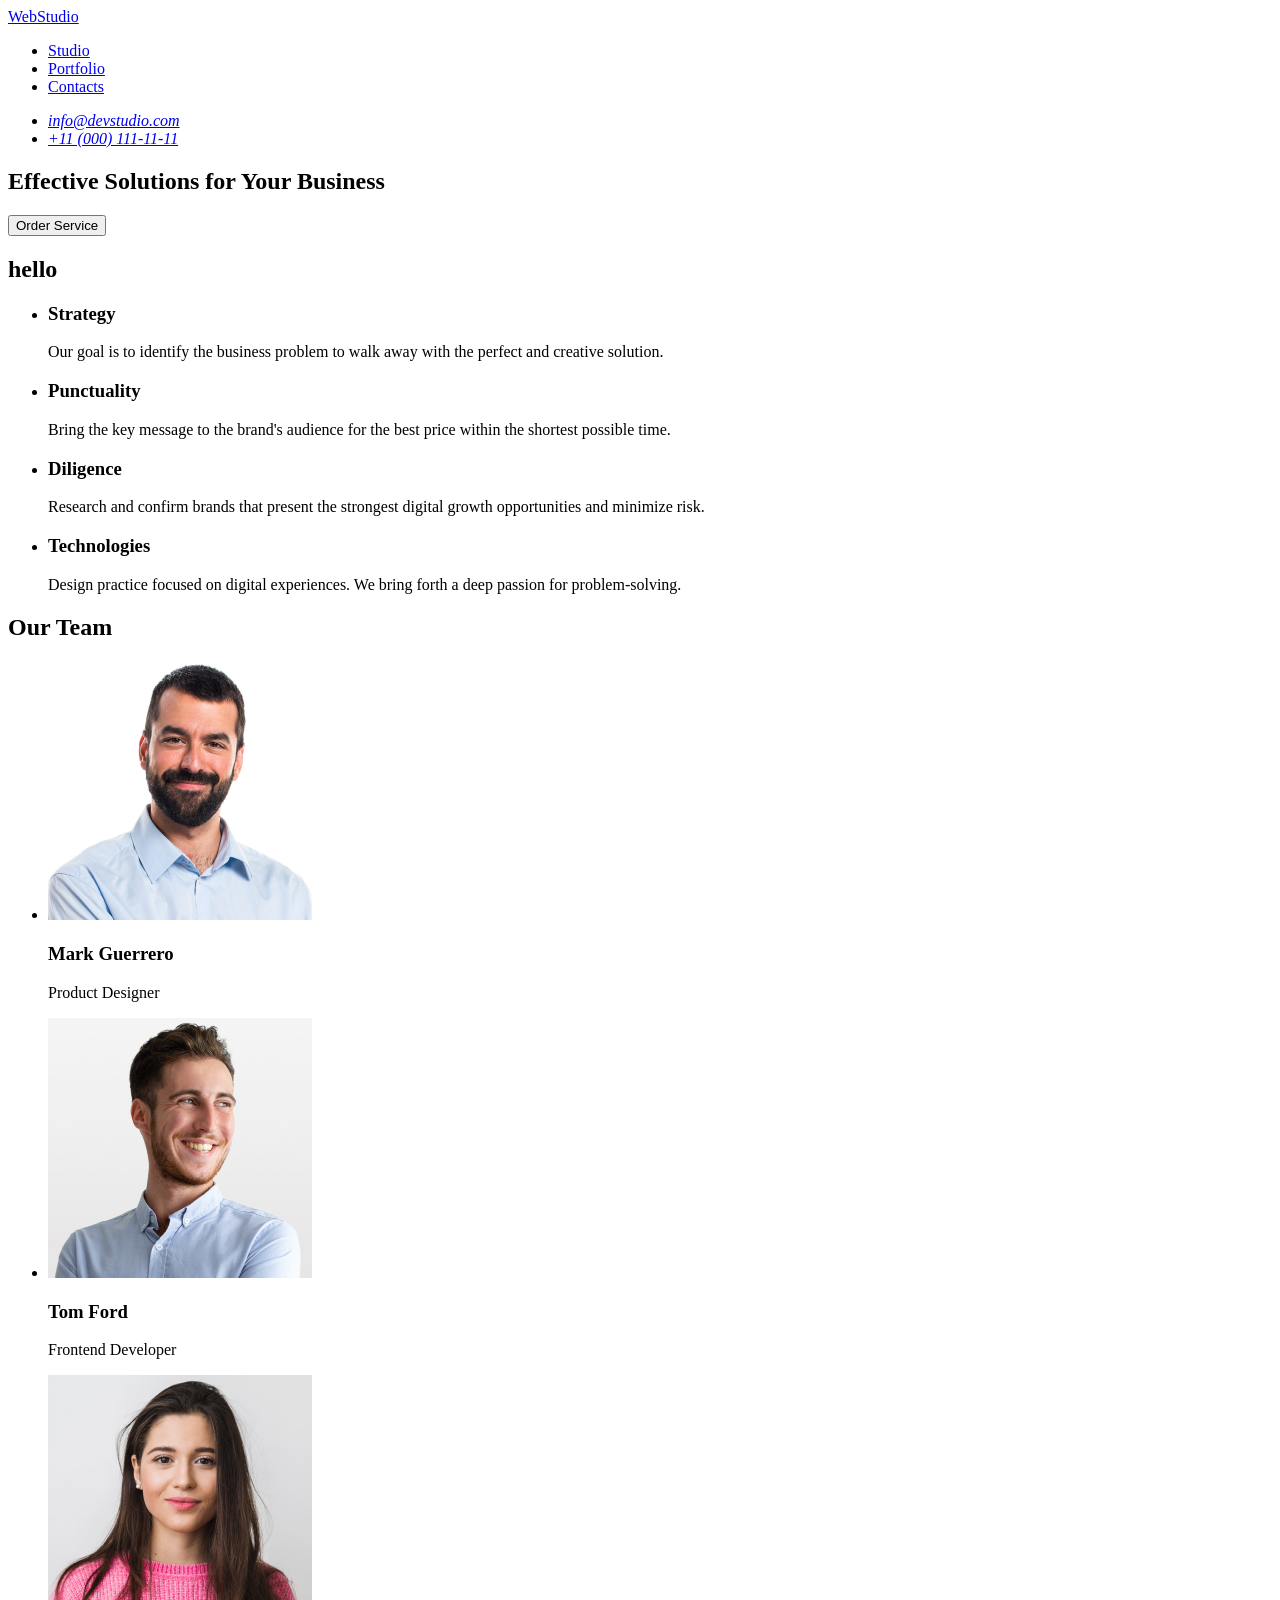
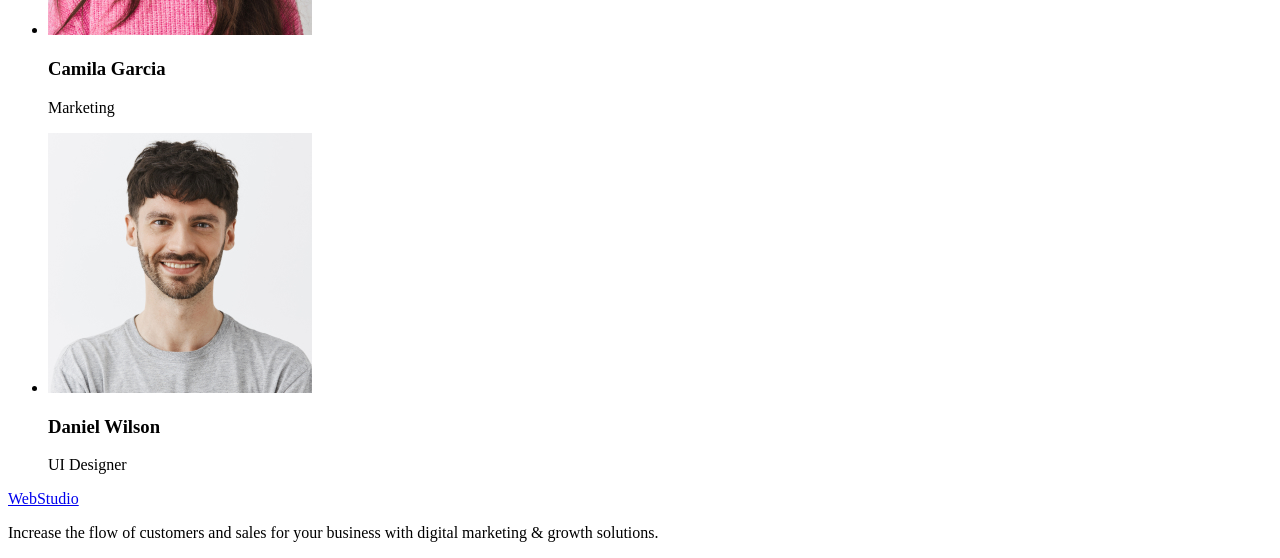
<file: index.html>
<!DOCTYPE html>
<html lang="en">
<head>
    <meta charset="UTF-8">
    <meta name="viewport" content="width=device-width, initial-scale=1.0">
    <title>WebStudio</title>
</head>
<body>
    <header>
        
        <nav>
            <a href="./index.html">WebStudio</a>
            <ul>
                <li><a href="./studio.html" target="_blank">Studio</a></li>
                <li><a href="./portfolio.html" target="_blank">Portfolio</a></li>
                <li><a href="./contacts.html" target="_blank">Contacts</a></li>
            </ul>
        </nav>
        <address>
            <ul>
                <li><a href="mailto:info@devstudio.com">info@devstudio.com</a></li>
                <li><a href="tel:+110001111111">+11 (000) 111-11-11</a></li>
            </ul>
        </address>
    </header>
    <main>
        <section>
            <h1> Effective Solutions for Your Business</h1>
            <button type="button">Order Service</button>
        </section>
        <section>
            <h2>hello</h2>
            <ul>
                <li>
                    <h3>Strategy</h3>
                    <p>Our goal is to identify the business problem to walk away with the perfect and creative solution.</p>
                </li>
                <li>
                    <h3>Punctuality</h3>
                    <p>Bring the key message to the brand's audience for the best price within the shortest possible time.</p>
                </li>
                <li>
                    <h3>Diligence</h3>
                    <p>Research and confirm brands that present the strongest digital growth opportunities and minimize risk.</p>
                </li>
                <li>
                    <h3>Technologies</h3>
                    <p>Design practice focused on digital experiences. We bring forth a deep passion for problem-solving.</p>
                </li>
            </ul>
        </section>
        <section>
            <h2>Our Team</h2>
            <ul>
                <li>
                    <img src="./images/img.jpg" alt="Mark Guerrero" width="264">
                    <h3>Mark Guerrero</h3>
                    <p>Product Designer</p>
                </li>
                <li>
                    <img src="./images/img1.jpg" alt="Tom Ford" width="264">
                    <h3>Tom Ford</h3>
                    <p>Frontend Developer</p>
                </li>
                <li>
                    <img src="./images/img2.jpg" alt="Camila Garcia" width="264">
                    <h3>Camila Garcia</h3>
                    <p>Marketing</p>
                </li>
                <li>
                    <img src="./images/img3.jpg" alt="Daniel Wilson" width="264">
                    <h3>Daniel Wilson</h3>
                    <p>UI Designer</p>
                </li>
                
            </ul>
        </section>
    </main>
    <footer>
            <a href="./index.html">WebStudio</a>
            <p>Increase the flow of customers and sales for your business with digital marketing & growth solutions.</p>
    </footer>
</body>
</html>
</file>
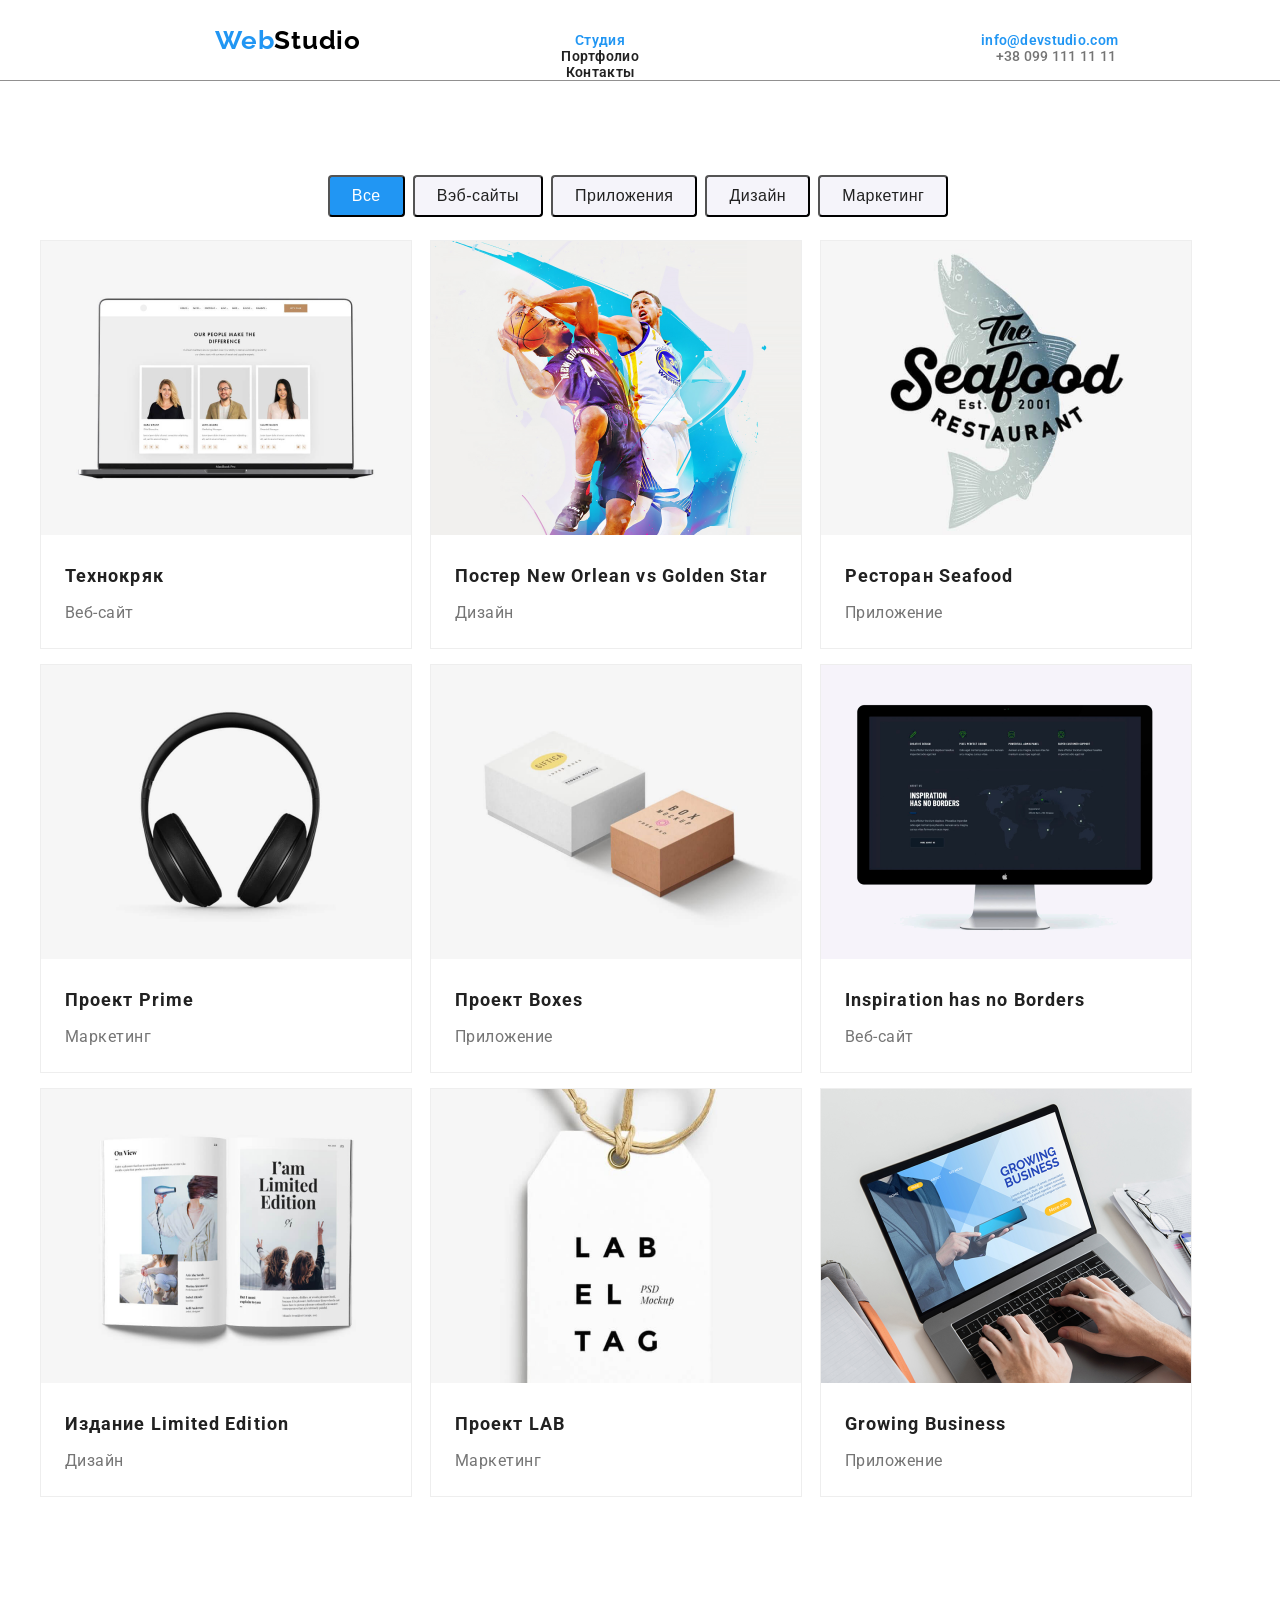
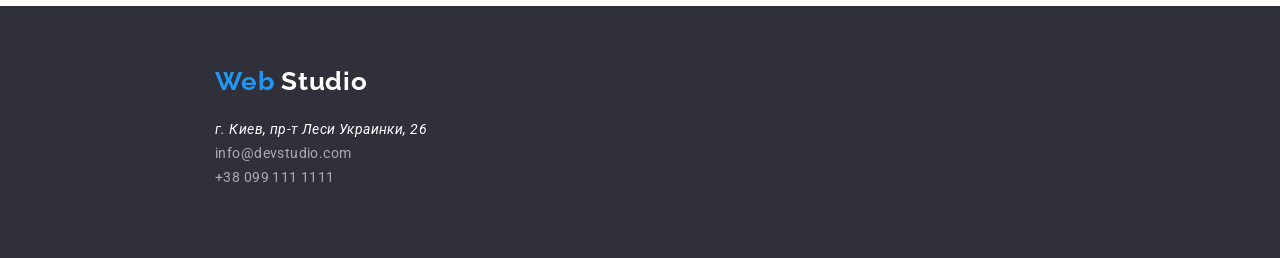
<file: portfolio.html>
<!DOCTYPE html>
<html lang="en">
<head>
    <meta charset="UTF-8">
    <meta http-equiv="X-UA-Compatible" content="IE=edge">
    <meta name="viewport" content="width=device-width, initial-scale=1.0">
    <link rel="stylesheet" href="./css/portfolio.css">
    <link rel="preconnect" href="https://fonts.googleapis.com">
    <link rel="preconnect" href="https://fonts.gstatic.com" crossorigin>
    <link href="https://fonts.googleapis.com/css2?family=Raleway:wght@700&family=Roboto:wght@400;500&display=swap"
        rel="stylesheet">
    <title>Portfolio</title>
</head>
<body>
    <div class="container">
<header class="header">
    <div class="logo">
        <a href="./index.html" class="logo-link list"> <span class="colour-web">Web</span>Studio</a>
    </div>
    <section class="top-menu">
        <ul class="navigation list link">
            <li>
                <a class="style-nav link" href="#studio"> <span class="color-studio">Студия</span> </a>
            </li>
            <li>
                <a class="style-nav link" href="portfolio.html"> Портфолио </a>
            </li>
            <li>
                <a class="style-nav link" href="#contacts"> Контакты </a>
            </li>
        </ul>
    </section>

    <section class="mail-tel">
        <ul class="contacts-nav list link">
            <li>
                <a href="mailto:info@devstudio.com"> <span class="text-mail">info@devstudio.com</span> </a>
            </li>

            <li>
                <a href="tel:+380991111111"> <span class="text-tel">+38 099 111 11 11</span> </a>
            </li>
        </ul>
    </section>
</header>

<main>
<div class="main-container">
    <ul class="menu-container list">
        <li><a href="#Все"><button type="button" class="button-all"> Все </button></a></li>
        <li><a href="#Вэб-сайты"><button type="button" class="button">Вэб-сайты</button></a></li>
        <li><a href="#Приложения"><button type="button" class="button">Приложения</button></a></li>
        <li><a href="#Дизайн"><button type="button" class="button">Дизайн</button></a></li>
        <li><a href="#Маркетинг"><button type="button" class="button">Маркетинг</button></a></li>
    </ul>
<div class="img-box">
    <ul class="img-list list ">
        <li>
            <img src="./images/Portfolio/image_computers.png" alt="computers" width="370px" height="294px">
            <h2 class="h2">Технокряк</h2>
            <p class="p">Веб-сайт</p>
        </li>
        <li>
            <img src="./images/Portfolio/image_basket.png" alt="basketball" width="370px" height="294px">
            <h2 class="h2">Постер New Orlean vs Golden Star</h2>
            <p class="p">Дизайн</p>
        </li>
        <li>
            <img src="./images/Portfolio/image_seafood.png" alt="seafood" width="370px" height="294px">
            <h2 class="h2">Ресторан Seafood</h2>
            <p class="p">Приложение</p>
        </li>
        <li>
            <img src="./images/Portfolio/image_wirrels.png" alt="Wirrelss" width="370px" height="294px">
            <h2 class="h2">Проект Prime</h2>
            <p class="p">Маркетинг</p>
        </li>
        <li>
            <img src="./images/Portfolio/image_box.png" alt="boxes" width="370px" height="294px">
            <h2 class="h2">Проект Boxes</h2>
            <p class="p">Приложение</p>
        </li>
        <li>
            <img src="./images/Portfolio/image_pc.png" alt="inspiration" width="370px" height="294px">
            <h2 class="h2">Inspiration has no Borders</h2>
            <p class="p">Веб-сайт</p>
        </li>
        <li>
            <img src="./images/Portfolio/image_book.png" alt="books" width="370px" height="294px">
            <h2 class="h2">Издание Limited Edition</h2>
            <p class="p">Дизайн</p>
        </li>
        <li>
            <img src="./images/Portfolio/image_labeltag.png" alt="lab el tag" width="370px" height="294px">
            <h2 class="h2">Проект LAB</h2>
            <p class="p">Маркетинг</p>
        </li>
        <li>
            <img src="./images/Portfolio/image_laptop.png" alt="laptop" width="370px" height="294px">
            <h2 class="h2">Growing Business</h2>
            <p class="p">Приложение</p>
        </li>

    </ul>
    </div> 

</div>
</main>
<!--Footer-->
<footer>
    <section class="logo-footer">
        <a href="index.html" class="logo-link"> <span class="colour-web">Web</span> <span
                class="studio-footer">Studio</span></a>
    </section>

    <section class="footer-nav">
        <address>
            <a href="https://goo.gl/maps/cu6gR2nip6gFsMt37"> <span class="address">г. Киев, пр-т Леси Украинки,
                    26</span></a>
        </address>

        <ul class="list link">
            <li>
                <a class="mail-footer" href="mailto:info@devstudio.com">info@devstudio.com</a>
            </li>
            <li>
                <a class="tel-footer" href="tel:+380991111111">+38 099 111 1111</a>
            </li>
        </ul>
    </section>
</footer>

</body>
</div>
</html>
</file>
<file: css/portfolio.css>
* {
    text-decoration: none;
    margin: 0;
    padding: 0;
}

/* USE FOR ALL CLASSES */
.list {
    list-style: none;
}

.link {
    text-decoration: none;
}

/* BODY */
body {
    margin: 0 auto;
    font-family: 'Roboto', sans-serif;
    font-style: normal;
    font-size: 14px;
}

/* Шапка сайту */
.header {
    border-bottom: 0.1px solid #919090;
    display: flex;
    height: 80px;
    background-color: #FFFFFF;
}

.logo {
    margin: 25px 95px 25px 215px;
}

.logo-link {
    font-family: 'Raleway', sans-serif;
    font-weight: 700;
    font-size: 26px;
    letter-spacing: 0.03em;
    color: black;
}

.colour-web {
    color: #2196F3;
}

.top-menu {
    margin: 32px 331px 32px 94px;
}

.navigation li {
    display: inline;
    text-align: center;
}

.navigation a {
    font-weight: 600;
    font-size: 14px;
    line-height: 16px;
    letter-spacing: 0.02em;
    color: #212121;
    display: inline-block;
    width: 100px;
}

.navigation a:hover {
    border-radius: 6px 5px;
    background-color: #c9cab3;
}

.style-nav {
    font-weight: 600;
    font-size: 14px;
    line-height: 16px;
    letter-spacing: 0.02em;
    color: #212121;
}

.color-studio {
    color: #2196F3;
}

.mail-tel {
    margin: 32px 215px 32px 0;
}

.contacts-nav li {
    display: inline;
    text-align: center;
}

.contacts-nav a {
    display: inline-block;
    width: 150px;
}

.text-mail {
    padding-right: 50px;
    font-weight: 600;
    font-size: 14px;
    line-height: 16px;
    letter-spacing: 0.02em;
    color: #2196F3;

}

.text-tel {
    font-weight: 500;
    font-size: 14px;
    line-height: 16px;
    letter-spacing: 0.02em;
    color: #757575;
}

/* Main content*/
.main-container {
    width: 1200px;
    margin: 94px auto;
    justify-content: center;
    padding: 0;
}
.menu-container{
    display: flex;   
    justify-content: center;
    margin-bottom: 23px;
}
.button {
    margin-left: 4px;
    margin-right: 4px;
    background: #F5F4FA;
    border-radius: 4px;
    padding: 6px 22px;
    font-weight: 500;
    font-size: 16px;
    line-height: 26px;
    text-align: center;
    letter-spacing: 0.03em;
    color: #212121;
}
button:hover {
    cursor: pointer;
}

.button-all {
    margin-right: 4px;
    padding: 6px 22px;
    font-weight: 500;
    font-size: 16px;
    line-height: 26px;
    text-align: center;
    letter-spacing: 0.03em;
    color: #FFFFFF;
    background: #2196F3;
    border-radius: 4px;
} 

.img-list li{
    display: inline-block;
    margin-left: 0;
    margin-right: 15px;
    margin-bottom: 15px;
    background: #FFFFFF;
    border: 1px solid #EEEEEE;
}
.h2{
    font-weight: 700;
    font-size: 18px;
    line-height: 36px;
    letter-spacing: 0.06em;
    color: #212121;
    padding: 20px 24px 2px 24px;
}
.p{
    font-weight: 400;
    font-size: 16px;
    line-height: 30px;
    letter-spacing: 0.03em;
    color: #757575;
    padding: 2px 24px 20px 24px;
}

/* FOOTER */
footer {
    height: 252px;
    background: #2F303A;
}

.logo-footer {
    padding: 60px 0 10px 215px;
}

.studio-footer {
    font-size: 26px;
    line-height: 31px;
    letter-spacing: 0.03em;
    color: #FFFFFF;
}

.footer-nav {
    margin: 10px 0 60px 215px;
}

.address {
    padding-top: 10px;
    padding-bottom: 5px;
    font-weight: 400;
    font-size: 14px;
    line-height: 24px;
    letter-spacing: 0.03em;
    color: #FFFFFF;
}

.mail-footer {
    padding-top: 5px;
    padding-bottom: 5px;
    font-weight: 400;
    font-size: 14px;
    line-height: 24px;
    letter-spacing: 0.03em;
    color: rgba(255, 255, 255, 0.6);
}

.tel-footer {
    padding-top: 5px;
    padding-bottom: 5px;
    font-weight: 400;
    font-size: 14px;
    line-height: 24px;
    letter-spacing: 0.03em;
    color: rgba(255, 255, 255, 0.6);
}
</file>
